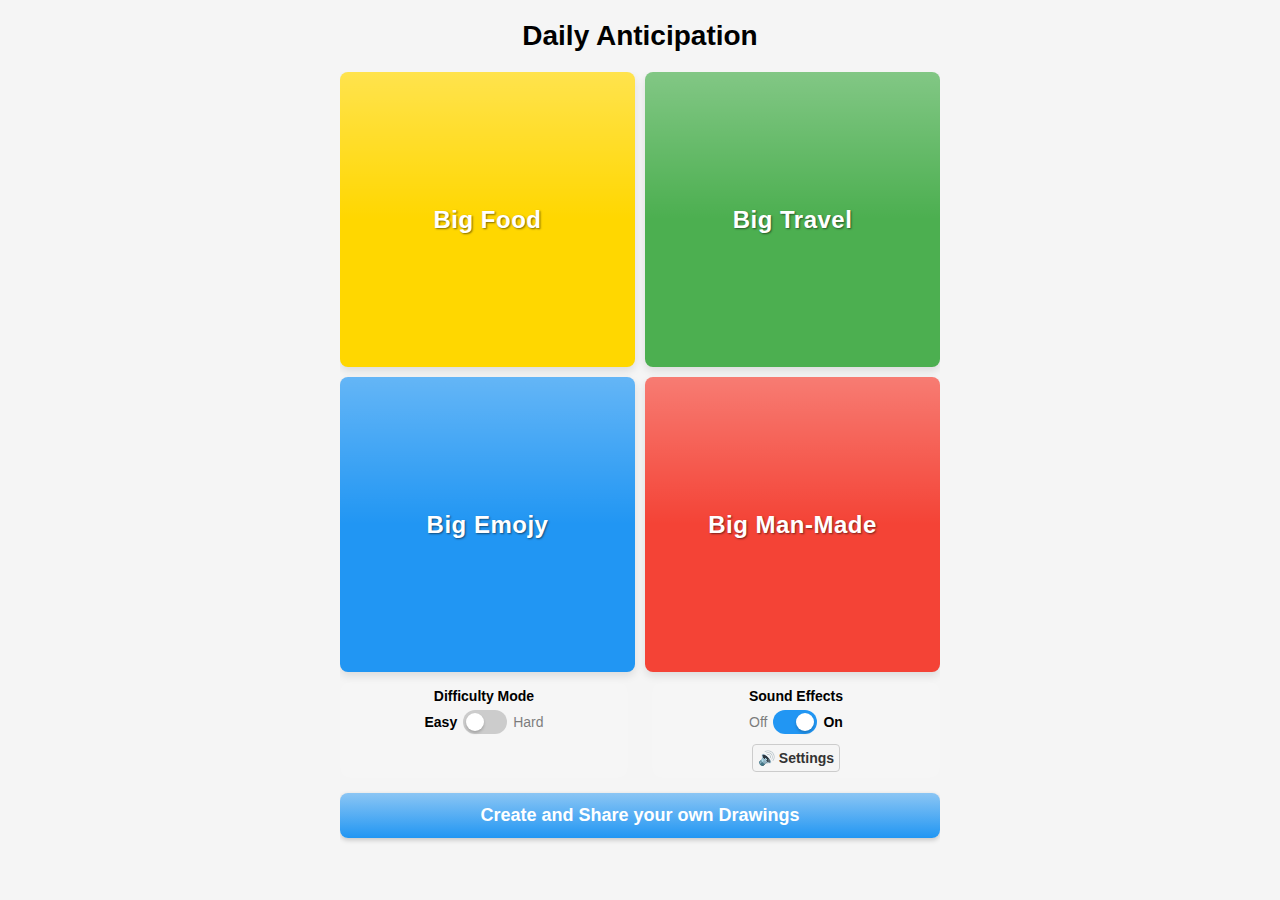
<file: index.html>
<!DOCTYPE html>
<html lang="en">
<head>
    <meta charset="UTF-8">
    <meta name="viewport" content="width=device-width, initial-scale=1.0, maximum-scale=1.0, user-scalable=no">
    <title>Daily Anticipation</title>
    <link rel="stylesheet" href="css/common.css">
    <link rel="stylesheet" href="css/game-core.css">
    <link rel="stylesheet" href="css/game-ui.css">
</head>
<body>
  <div class="rotation-overlay">
      <button class="close-rotation-message">✕</button>
      <svg class="rotation-icon" viewBox="0 0 100 100" xmlns="http://www.w3.org/2000/svg">
          <!-- Phone outline -->
          <rect x="35" y="10" width="30" height="50" rx="5" ry="5" stroke="#666" stroke-width="2" fill="white" />
          <!-- Screen -->
          <rect x="38" y="15" width="24" height="40" rx="2" ry="2" fill="#f0f0f0" />
          <!-- Home button -->
          <circle cx="50" cy="55" r="3" fill="#ccc" />
          <!-- Rotation arrow -->
          <path d="M75,35 A30,30 0 0,1 50,65" stroke="#666" stroke-width="3" fill="none" stroke-dasharray="5,3" />
          <polygon points="50,65 45,55 55,55" fill="#666" />
      </svg>
      <div class="rotation-message">Oh no! We can't fit everything on your screen.</div>
      <div class="rotation-instruction">Please rotate your device.</div>
  </div>
    <div class="app-content">
        <div class="game-container">
            <div class="game-title">Daily Anticipation</div>
            <div class="game-header" id="gameHeader" style="display: none;">
                <div class="category-display" id="categoryDisplay">Category: </div>
                <div class="timer-display" id="timerDisplay">00:00</div>
            </div>

            <div class="main-screen">
                <div class="color-grid">
                    <div class="color-square yellow" data-color="yellow" data-category=" ">
                        <h3> </h3>
                        <div class="result-overlay" id="yellow-result">
                            <p class="guess-count">Guesses: 0</p>
                            <p class="time-count">Time: 0s</p>
                        </div>
                    </div>
                    <div class="color-square green" data-color="green" data-category=" ">
                        <h3> </h3>
                        <div class="result-overlay" id="green-result">
                            <p class="guess-count">Guesses: 0</p>
                            <p class="time-count">Time: 0s</p>
                        </div>
                    </div>
                    <div class="color-square blue" data-color="blue" data-category=" ">
                        <h3> </h3>
                        <div class="result-overlay" id="blue-result">
                            <p class="guess-count">Guesses: 0</p>
                            <p class="time-count">Time: 0s</p>
                        </div>
                    </div>
                    <div class="color-square red" data-color="red" data-category=" ">
                        <h3> </h3>
                        <div class="result-overlay" id="red-result">
                            <p class="guess-count">Guesses: 0</p>
                            <p class="time-count">Time: 0s</p>
                        </div>
                    </div>
                </div>

                <div class="controls-container">
                    <div class="difficulty-container">
                        <h3 class="difficulty-title">Difficulty Mode</h3>
                        <div class="slider-container">
                            <span class="difficulty-label" id="easyLabel">Easy</span>
                            <label class="toggle-switch">
                                <input type="checkbox" id="difficultyToggle">
                                <span class="slider"></span>
                            </label>
                            <span class="difficulty-label" id="hardLabel">Hard</span>
                        </div>
                    </div>

                    <div class="audio-container">
                        <h3 class="audio-title">Sound Effects</h3>
                        <div class="slider-container">
                            <span class="difficulty-label" id="offLabel">Off</span>
                            <label class="toggle-switch">
                                <input type="checkbox" id="audioToggle">
                                <span class="slider"></span>
                            </label>
                            <span class="difficulty-label" id="onLabel">On</span>
                        </div>
                    </div>
                </div>

                <a href="builder.html" class="builder-button">Create and Share your own Drawings</a>

                <button class="share-button" id="shareButton">Share Results</button>
            </div>

            <div class="game-screen">
                <div class="canvas-container">
                    <canvas id="gameCanvas"></canvas>
                </div>

                <div class="game-controls">
                    <button id="beginButton">
                        <div id="buttonTimer"></div>
                        <span>Begin</span>
                    </button>
                    <input type="text" id="guessInput" placeholder="Type your guess here...">
                </div>
                <button class="back-button" id="backButton">← Back</button>
                <div class="wrong-message" id="wrongMessage">WRONG!</div>
            </div>
        </div>
    </div>

    <!-- Load non-module scripts -->
    <script src="js/common.js"></script>

    <!-- Load ES modules -->
    <script type="module" src="js/modules/state.js"></script>
    <script type="module" src="js/modules/renderer.js"></script>
    <script type="module" src="js/modules/input.js"></script>
    <script type="module" src="js/modules/animation.js"></script>
    <script type="module" src="js/modules/ui.js"></script>
    <script type="module" src="js/modules/wordHandler.js"></script>
    <script type="module" src="js/modules/audio.js"></script>
    <script type="module" src="js/modules/gameLogic.js"></script>
    <script type="module" src="js/menu.js"></script>
    <script type="module" src="js/game.js"></script>
    <script type="module" src="js/init.js"></script>
    <script>
        // Set a CSS class on the body based on orientation
        function updateOrientationClass() {
            if (window.innerWidth > window.innerHeight) {
                document.body.classList.add('landscape');
                document.body.classList.remove('portrait');
            } else {
                document.body.classList.add('portrait');
                document.body.classList.remove('landscape');
            }
        }

        // Add listener for orientation change
        window.addEventListener('orientationchange', function() {
            setTimeout(updateOrientationClass, 100);
        });

        // Add listener for resize (which happens on orientation change)
        window.addEventListener('resize', updateOrientationClass);

        // Set initial orientation class
        updateOrientationClass();
    </script>
</body>
</html>
</file>
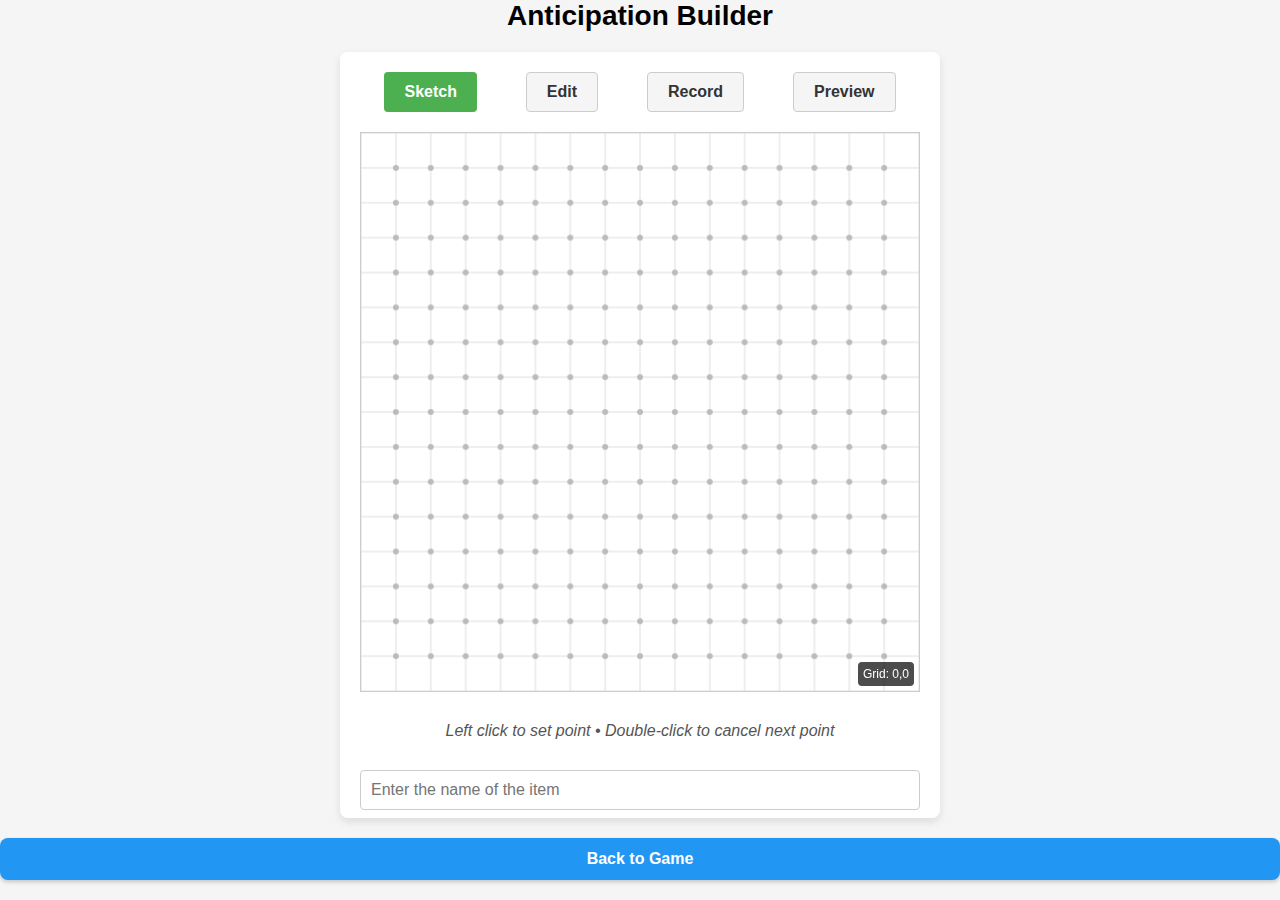
<file: anticipation-builder.html>
<!DOCTYPE html>
<html lang="en">
<head>
    <meta charset="UTF-8">
    <meta name="viewport" content="width=device-width, initial-scale=1.0">
    <title>Anticipation Builder</title>
    <link rel="stylesheet" href="css/common.css">
    <link rel="stylesheet" href="css/builder.css">
</head>
<body>
    <div class="builder-title">Anticipation Builder</div>

    <div class="builder-container">
        <div class="mode-controls">
            <button id="sketchBtn" class="primary-btn">Sketch</button>
            <button id="editBtn" class="tertiary-btn">Edit</button>
            <button id="recordBtn" class="tertiary-btn">Record</button>
            <button id="previewBtn" class="tertiary-btn">Preview</button>
        </div>

        <div class="grid-container">
            <canvas id="gridCanvas" class="grid-canvas"></canvas>
            <div class="recording-indicator">RECORDING</div>
            <div class="position-display" id="positionDisplay">Grid: 0,0</div>
            <div class="touch-indicator" id="touchIndicator"></div>
        </div>

        <!-- Touch Controls -->
        <div class="touch-controls">
            <button id="setPointBtn" class="touch-btn">Set Point</button>
            <button id="cancelPointBtn" class="touch-btn">Cancel Point</button>
        </div>

        <div class="form-row">
            <input type="text" id="itemName" placeholder="Enter the name of the item" maxlength="30">
        </div>

        <div class="form-row">
            <input type="text" id="categoryName" placeholder="Enter a category name" maxlength="20">
        </div>

        <div class="button-row">
            <button id="exportBtn" class="primary-btn">Export Drawing Data</button>
            <div style="display: flex; gap: 10px;">
                <button id="submitBtn" class="tertiary-btn" disabled title="Feature coming soon">Submit for Review</button>
                <button id="shareBtn" class="tertiary-btn" disabled title="Feature coming soon">Share</button>
            </div>
        </div>

        <div class="share-code" id="shareCode">
            <input type="text" id="shareLink" readonly>
            <button class="tertiary-btn" id="copyBtn">Copy</button>
        </div>
    </div>

    <div class="button-row" style="margin-top: 20px;">
        <a href="index.html" class="back-to-game-btn">Back to Game</a>
    </div>
    
    <!-- Preview Modal -->
    <div class="overlay" id="previewOverlay">
        <div class="modal">
            <div class="modal-title">Preview Animation</div>
            <canvas id="previewCanvas" width="400" height="400"></canvas>
            <div class="modal-buttons">
                <button class="tertiary-btn" id="closePreviewBtn">Close</button>
            </div>
        </div>
    </div>

    <div class="overlay" id="exportOverlay">
        <div class="modal">
            <div class="modal-title">Export Drawing Data</div>
            <p>Your drawing has been exported as a JSON file. You can also copy the data below:</p>
            <textarea id="exportData" readonly></textarea>
            <div class="modal-buttons">
                <button class="tertiary-btn" id="copyExportBtn">Copy to Clipboard</button>
                <button class="tertiary-btn" id="closeExportBtn">Close</button>
            </div>
        </div>
    </div>

    <script src="js/common.js"></script>
    <script src="js/builder.js" type="module"></script>
</body>
</html>
</file>
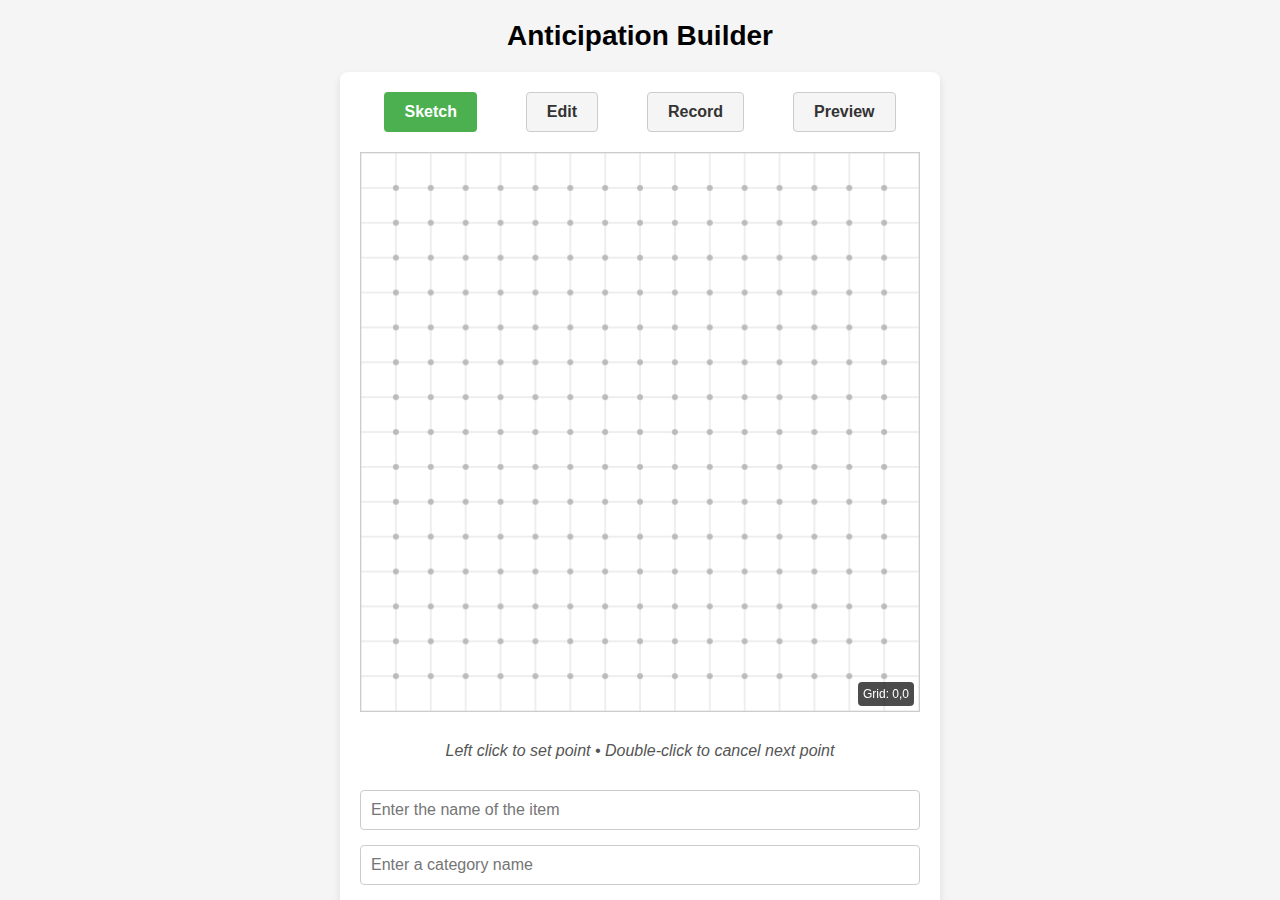
<file: builder.html>
<!DOCTYPE html>
<html lang="en">
<head>
    <meta charset="UTF-8">
    <meta name="viewport" content="width=device-width, initial-scale=1.0, maximum-scale=1.0, user-scalable=no">
    <title>Anticipation Builder</title>
    <link rel="stylesheet" href="css/common.css">
    <link rel="stylesheet" href="css/builder.css">
</head>
<body>
  <script>
      // Set a CSS class on the body based on orientation
      function updateOrientationClass() {
          if (window.innerWidth > window.innerHeight) {
              document.body.classList.add('landscape');
              document.body.classList.remove('portrait');
          } else {
              document.body.classList.add('portrait');
              document.body.classList.remove('landscape');
          }
      }

      // Add listener for orientation change
      window.addEventListener('orientationchange', function() {
          setTimeout(updateOrientationClass, 100);
      });

      // Add listener for resize (which happens on orientation change)
      window.addEventListener('resize', updateOrientationClass);

      // Set initial orientation class
      updateOrientationClass();
  </script>
    <div class="app-content">
        <div class="builder-title">Anticipation Builder</div>

        <div class="builder-container">
            <div class="mode-controls">
                <button id="sketchBtn" class="primary-btn">Sketch</button>
                <button id="editBtn" class="tertiary-btn">Edit</button>
                <button id="recordBtn" class="tertiary-btn">Record</button>
                <button id="previewBtn" class="tertiary-btn">Preview</button>
            </div>

            <div class="grid-container">
                <canvas id="gridCanvas" class="grid-canvas"></canvas>
                <div class="recording-indicator">RECORDING</div>
                <div class="position-display" id="positionDisplay">Grid: 0,0</div>
                <div class="touch-indicator" id="touchIndicator"></div>
            </div>

            <!-- Touch Controls -->
            <div class="touch-controls">
                <button id="setPointBtn" class="touch-btn">Set Point</button>
                <button id="cancelPointBtn" class="touch-btn">Cancel Point</button>
            </div>

            <div class="form-row">
                <input type="text" id="itemName" placeholder="Enter the name of the item" maxlength="30">
            </div>

            <div class="form-row">
                <input type="text" id="categoryName" placeholder="Enter a category name" maxlength="20">
            </div>

            <div class="button-row">
                <button id="exportBtn" class="primary-btn">Export Drawing Data</button>
                <div style="display: flex; gap: 10px;">
                    <button id="submitBtn" class="tertiary-btn" disabled title="Feature coming soon">Submit for Review</button>
                    <button id="shareBtn" class="tertiary-btn" disabled title="Feature coming soon">Share</button>
                </div>
            </div>

            <div class="share-code" id="shareCode">
                <input type="text" id="shareLink" readonly>
                <button class="tertiary-btn" id="copyBtn">Copy</button>
            </div>

            <div class="button-row" style="margin-top: 20px;">
                <a href="index.html" class="back-to-game-btn">Back to Game</a>
            </div>
        </div>
    </div>

    <!-- Preview Modal -->
    <div class="overlay" id="previewOverlay">
        <div class="modal">
            <div class="modal-title">Preview Animation</div>
            <canvas id="previewCanvas" width="400" height="400"></canvas>
            <div class="modal-buttons">
                <button class="tertiary-btn" id="closePreviewBtn">Close</button>
            </div>
        </div>
    </div>

    <div class="overlay" id="exportOverlay">
        <div class="modal">
            <div class="modal-title">Export Drawing Data</div>
            <p>Your drawing has been exported as a JSON file. You can also copy the data below:</p>
            <textarea id="exportData" readonly></textarea>
            <div class="modal-buttons">
                <button class="tertiary-btn" id="copyExportBtn">Copy to Clipboard</button>
                <button class="tertiary-btn" id="closeExportBtn">Close</button>
            </div>
        </div>
    </div>

    <script src="js/common.js"></script>
    <script src="js/builder.js" type="module"></script>
    <script>
        // Set a CSS class on the body based on orientation
        function updateOrientationClass() {
            if (window.innerWidth > window.innerHeight) {
                document.body.classList.add('landscape');
                document.body.classList.remove('portrait');
            } else {
                document.body.classList.add('portrait');
                document.body.classList.remove('landscape');
            }
        }

        // Add listener for orientation change
        window.addEventListener('orientationchange', function() {
            setTimeout(updateOrientationClass, 100);
        });

        // Add listener for resize (which happens on orientation change)
        window.addEventListener('resize', updateOrientationClass);

        // Set initial orientation class
        updateOrientationClass();
    </script>
</body>
</html>
</file>
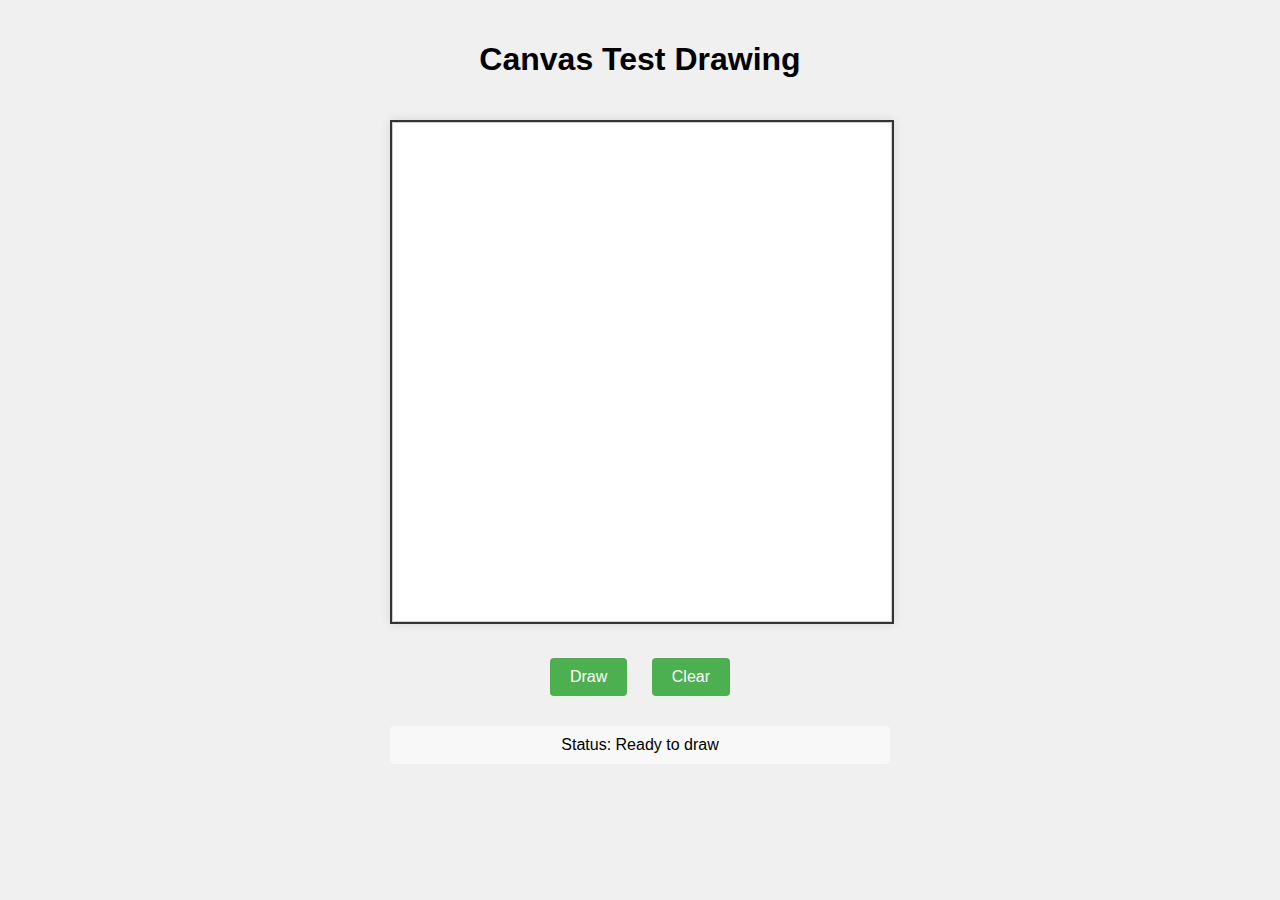
<file: testdraw.html>
<!DOCTYPE html>
<html lang="en">
<head>
    <meta charset="UTF-8">
    <meta name="viewport" content="width=device-width, initial-scale=1.0">
    <title>Canvas Test Drawing</title>
    <style>
        body {
            margin: 0;
            padding: 20px;
            font-family: Arial, sans-serif;
            background-color: #f0f0f0;
        }
        .container {
            max-width: 500px;
            margin: 0 auto;
            text-align: center;
        }
        #drawingCanvas {
            width: 100%;
            aspect-ratio: 1/1;
            background-color: white;
            border: 2px solid #333;
            box-shadow: 0 0 10px rgba(0,0,0,0.1);
            margin: 20px 0;
            transform: translateZ(0); /* Force hardware acceleration */
        }
        button {
            padding: 10px 20px;
            font-size: 16px;
            background-color: #4CAF50;
            color: white;
            border: none;
            border-radius: 4px;
            cursor: pointer;
            margin: 10px;
        }
        #status {
            margin: 20px 0;
            padding: 10px;
            background-color: #f8f8f8;
            border-radius: 4px;
        }
    </style>
</head>
<body>
    <div class="container">
        <h1>Canvas Test Drawing</h1>
        <canvas id="drawingCanvas"></canvas>
        <div>
            <button id="drawButton">Draw</button>
            <button id="clearButton">Clear</button>
        </div>
        <div id="status">Status: Ready</div>
    </div>

    <script>
        // Simple logging function that updates the status div
        function log(message) {
            console.log(message);
            document.getElementById('status').textContent = "Status: " + message;
        }

        // Wait for DOM to be fully loaded
        document.addEventListener('DOMContentLoaded', function() {
            const canvas = document.getElementById('drawingCanvas');
            const ctx = canvas.getContext('2d');
            const drawButton = document.getElementById('drawButton');
            const clearButton = document.getElementById('clearButton');

            let drawingData = null;

            // Initialize canvas with the correct dimensions
            function initCanvas() {
                log("Initializing canvas...");
                // Set the canvas dimensions based on its display size
                canvas.width = canvas.offsetWidth;
                canvas.height = canvas.offsetHeight;

                // Draw a border to confirm the canvas is working
                ctx.strokeStyle = '#ccc';
                ctx.lineWidth = 2;
                ctx.strokeRect(0, 0, canvas.width, canvas.height);

                log("Canvas initialized: " + canvas.width + "x" + canvas.height);
            }

            // Load the JSON data
            async function loadData() {
                log("Loading JSON data...");
                const response = await fetch('items/yellow.json');
                drawingData = await response.json();
                log("JSON data loaded successfully");
            }

            // Draw dots from the data
            function drawDots() {
                log("Drawing dots...");
                const dotRadius = 5;
                ctx.fillStyle = '#333';

                drawingData.dots.forEach((dot, index) => {
                    // Scale dot positions to fit canvas size
                    const x = (dot.x / 400) * canvas.width;
                    const y = (dot.y / 400) * canvas.height;

                    ctx.beginPath();
                    ctx.arc(x, y, dotRadius, 0, Math.PI * 2);
                    ctx.fill();

                    // Draw dot index for debugging
                    ctx.fillStyle = '#fff';
                    ctx.textAlign = 'center';
                    ctx.textBaseline = 'middle';
                    ctx.font = '8px Arial';
                    ctx.fillText(index.toString(), x, y);
                    ctx.fillStyle = '#333';
                });
            }

            // Animate drawing of lines
            function animateDrawing() {
                log("Animating drawing...");

                // Clear the canvas
                ctx.clearRect(0, 0, canvas.width, canvas.height);
                ctx.fillStyle = '#ffffff';
                ctx.fillRect(0, 0, canvas.width, canvas.height);

                // Draw a visible border
                ctx.strokeStyle = '#ccc';
                ctx.lineWidth = 1;
                ctx.strokeRect(0, 0, canvas.width, canvas.height);

                // Draw all dots first
                drawDots();

                // Setup for animation
                let currentLine = 0;
                const totalLines = drawingData.sequence.length;
                const timePerLine = 300; // milliseconds per line

                // Draw each line with a delay
                function drawNextLine() {
                    if (currentLine >= totalLines) {
                        log("Animation complete");
                        return;
                    }

                    const line = drawingData.sequence[currentLine];
                    const from = drawingData.dots[line.from];
                    const to = drawingData.dots[line.to];

                    // Scale line positions to fit canvas size
                    const fromX = (from.x / 400) * canvas.width;
                    const fromY = (from.y / 400) * canvas.height;
                    const toX = (to.x / 400) * canvas.width;
                    const toY = (to.y / 400) * canvas.height;

                    ctx.strokeStyle = '#000';
                    ctx.lineWidth = 3;
                    ctx.beginPath();
                    ctx.moveTo(fromX, fromY);
                    ctx.lineTo(toX, toY);
                    ctx.stroke();

                    currentLine++;
                    log(`Drawing line ${currentLine} of ${totalLines}`);

                    // Continue animation
                    setTimeout(drawNextLine, timePerLine);
                }

                // Start the animation
                drawNextLine();
            }

            // Button click handlers
            drawButton.addEventListener('click', animateDrawing);
            clearButton.addEventListener('click', function() {
                ctx.clearRect(0, 0, canvas.width, canvas.height);
                ctx.fillStyle = '#ffffff';
                ctx.fillRect(0, 0, canvas.width, canvas.width);
                log("Canvas cleared");
            });

            // Initialize and load data
            initCanvas();
            loadData().then(() => {
                log("Ready to draw");
            });

            // Listen for window resize and reinitialize canvas
            window.addEventListener('resize', function() {
                initCanvas();
            });

            // Force a repaint on visibility change
            document.addEventListener('visibilitychange', function() {
                if (!document.hidden) {
                    log("Page visible again, refreshing canvas");
                    setTimeout(function() {
                        initCanvas();
                    }, 100);
                }
            });

            // Add touch handler for mobile devices
            canvas.addEventListener('touchstart', function(e) {
                e.preventDefault(); // Prevent scrolling
                log("Canvas touched");
            }, { passive: false });
        });
    </script>
</body>
</html>
</file>
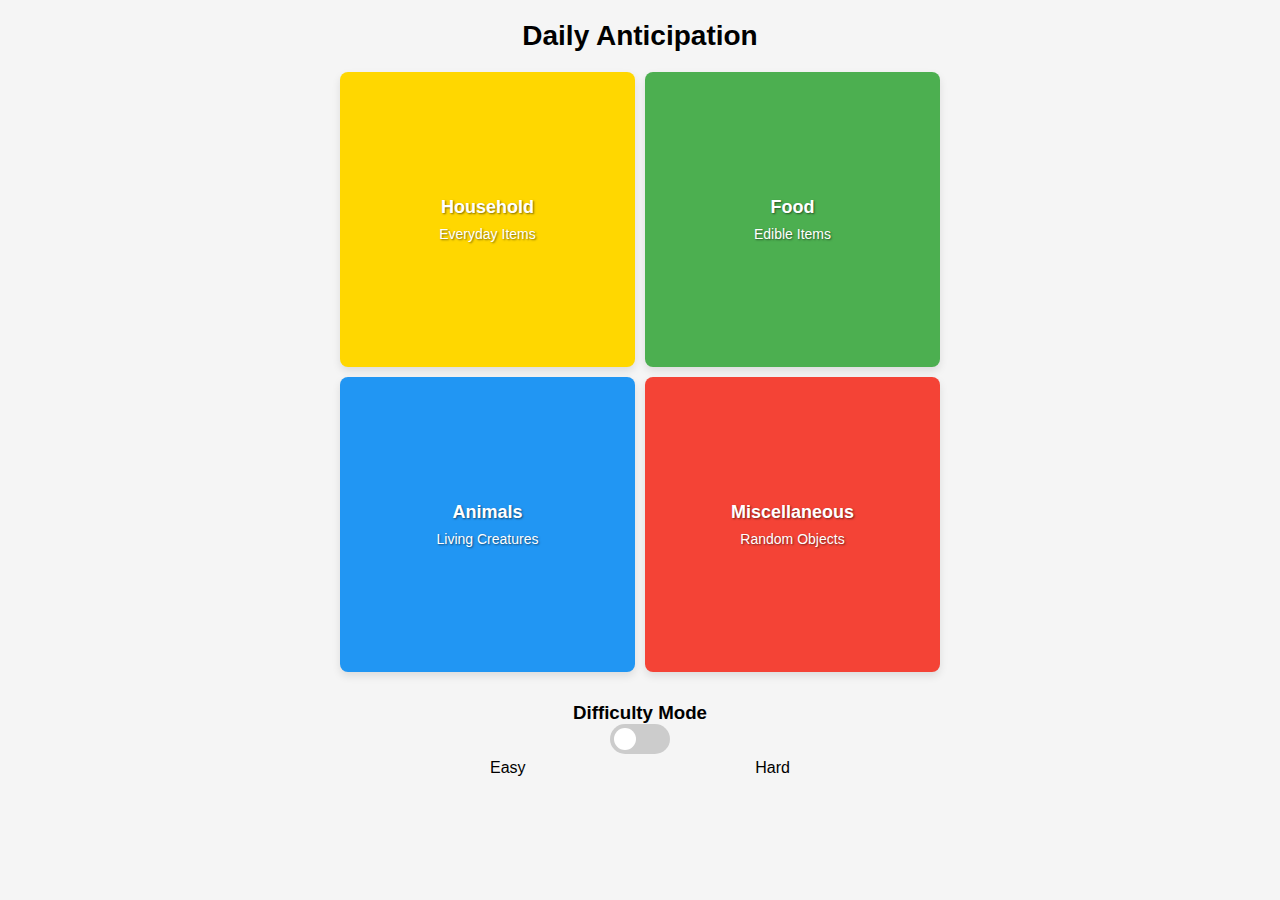
<file: _old/anticipation-game.html>
<!DOCTYPE html>
<html lang="en">
<head>
    <meta charset="UTF-8">
    <meta name="viewport" content="width=device-width, initial-scale=1.0">
    <title>Daily Anticipation</title>
    <style>
        :root {
            --yellow-color: #FFD700;
            --green-color: #4CAF50;
            --blue-color: #2196F3;
            --red-color: #F44336;
        }
        
        * {
            margin: 0;
            padding: 0;
            box-sizing: border-box;
            font-family: 'Arial', sans-serif;
        }
        
        body {
            background-color: #f5f5f5;
            display: flex;
            flex-direction: column;
            min-height: 100vh;
            padding: 20px;
        }
        
        .game-title {
            text-align: center;
            margin-bottom: 20px;
            font-size: 28px;
            font-weight: bold;
        }
        
        .game-container {
            max-width: 600px;
            margin: 0 auto;
            width: 100%;
        }
        
        .main-screen {
            display: flex;
            flex-direction: column;
            gap: 20px;
            width: 100%;
        }
        
        .color-grid {
            display: grid;
            grid-template-columns: 1fr 1fr;
            grid-template-rows: 1fr 1fr;
            gap: 10px;
            aspect-ratio: 1/1;
            width: 100%;
        }
        
        .color-square {
            border-radius: 8px;
            display: flex;
            flex-direction: column;
            justify-content: center;
            align-items: center;
            cursor: pointer;
            padding: 15px;
            box-shadow: 0 4px 8px rgba(0, 0, 0, 0.1);
            transition: transform 0.2s;
            position: relative;
        }
        
        .color-square:hover {
            transform: scale(1.02);
        }
        
        .color-square h3 {
            color: white;
            text-shadow: 1px 1px 2px rgba(0, 0, 0, 0.5);
            font-size: 18px;
            margin-bottom: 8px;
        }
        
        .color-square p {
            color: white;
            text-shadow: 1px 1px 2px rgba(0, 0, 0, 0.5);
            font-size: 14px;
        }
        
        .yellow {
            background-color: var(--yellow-color);
        }
        
        .green {
            background-color: var(--green-color);
        }
        
        .blue {
            background-color: var(--blue-color);
        }
        
        .red {
            background-color: var(--red-color);
        }
        
        .result-overlay {
            position: absolute;
            top: 0;
            left: 0;
            right: 0;
            bottom: 0;
            background-color: rgba(0, 0, 0, 0.7);
            border-radius: 8px;
            display: flex;
            flex-direction: column;
            justify-content: center;
            align-items: center;
            opacity: 0;
            pointer-events: none;
            transition: opacity 0.3s;
        }
        
        .result-overlay.visible {
            opacity: 1;
        }
        
        .result-overlay p {
            color: white;
            font-size: 16px;
            margin: 5px 0;
        }
        
        .difficulty-container {
            display: flex;
            flex-direction: column;
            align-items: center;
            margin: 10px 0;
        }
        
        .difficulty-slider {
            width: 100%;
            max-width: 300px;
            margin: 10px 0;
            display: flex;
            justify-content: space-between;
            align-items: center;
        }
        
        .slider-container {
            width: 100%;
            max-width: 300px;
            display: flex;
            flex-direction: column;
            align-items: center;
        }
        
        .slider-labels {
            display: flex;
            justify-content: space-between;
            width: 100%;
            margin-top: 5px;
        }
        
        .toggle-switch {
            position: relative;
            display: inline-block;
            width: 60px;
            height: 30px;
        }
        
        .toggle-switch input {
            opacity: 0;
            width: 0;
            height: 0;
        }
        
        .slider {
            position: absolute;
            cursor: pointer;
            top: 0;
            left: 0;
            right: 0;
            bottom: 0;
            background-color: #ccc;
            transition: .4s;
            border-radius: 34px;
        }
        
        .slider:before {
            position: absolute;
            content: "";
            height: 22px;
            width: 22px;
            left: 4px;
            bottom: 4px;
            background-color: white;
            transition: .4s;
            border-radius: 50%;
        }
        
        input:checked + .slider {
            background-color: #2196F3;
        }
        
        input:checked + .slider:before {
            transform: translateX(30px);
        }
        
        .game-screen {
            display: none;
            flex-direction: column;
            align-items: center;
            width: 100%;
            height: 100%;
        }
        
        .canvas-container {
            width: 100%;
            aspect-ratio: 1/1;
            margin: 20px 0;
            position: relative;
        }
        
        #gameCanvas {
            width: 100%;
            height: 100%;
            border: 2px solid #333;
            border-radius: 8px;
            background-color: white;
        }
        
        .timer-container {
            width: 100%;
            height: 30px;
            background-color: #eee;
            border-radius: 15px;
            overflow: hidden;
            margin-bottom: 10px;
        }
        
        .timer-bar {
            height: 100%;
            width: 100%;
            background-color: #4CAF50;
            transition: width 0.1s linear;
        }
        
        .input-container {
            width: 100%;
            display: flex;
            margin: 10px 0;
        }
        
        #guessInput {
            flex-grow: 1;
            padding: 10px 15px;
            font-size: 16px;
            border: 2px solid #ddd;
            border-radius: 8px 0 0 8px;
            outline: none;
        }
        
        #guessButton {
            padding: 10px 20px;
            background-color: #4CAF50;
            color: white;
            border: none;
            border-radius: 0 8px 8px 0;
            cursor: pointer;
            font-size: 16px;
            font-weight: bold;
        }
        
        .wrong-message {
            color: #F44336;
            font-size: 18px;
            font-weight: bold;
            text-align: center;
            margin: 10px 0;
            opacity: 0;
            transition: opacity 0.3s;
        }
        
        .wrong-message.visible {
            opacity: 1;
        }
        
        .back-button {
            align-self: flex-start;
            padding: 8px 15px;
            background-color: #333;
            color: white;
            border: none;
            border-radius: 4px;
            cursor: pointer;
            margin-bottom: 10px;
        }
        
        .share-button {
            padding: 12px 25px;
            background-color: #4267B2;
            color: white;
            border: none;
            border-radius: 8px;
            cursor: pointer;
            font-size: 16px;
            font-weight: bold;
            margin-top: 20px;
            display: none;
        }
        
        @media (max-width: 480px) {
            .game-title {
                font-size: 24px;
            }
            
            .color-square h3 {
                font-size: 16px;
            }
            
            .color-square p {
                font-size: 12px;
            }
        }
    </style>
</head>
<body>
    <div class="game-title">Daily Anticipation</div>
    
    <div class="game-container">
        <div class="main-screen">
            <div class="color-grid">
                <div class="color-square yellow" data-color="yellow" data-category="Household">
                    <h3>Household</h3>
                    <p>Everyday Items</p>
                    <div class="result-overlay" id="yellow-result">
                        <p class="guess-count">Guesses: 0</p>
                        <p class="time-count">Time: 0s</p>
                    </div>
                </div>
                <div class="color-square green" data-color="green" data-category="Food">
                    <h3>Food</h3>
                    <p>Edible Items</p>
                    <div class="result-overlay" id="green-result">
                        <p class="guess-count">Guesses: 0</p>
                        <p class="time-count">Time: 0s</p>
                    </div>
                </div>
                <div class="color-square blue" data-color="blue" data-category="Animals">
                    <h3>Animals</h3>
                    <p>Living Creatures</p>
                    <div class="result-overlay" id="blue-result">
                        <p class="guess-count">Guesses: 0</p>
                        <p class="time-count">Time: 0s</p>
                    </div>
                </div>
                <div class="color-square red" data-color="red" data-category="Misc">
                    <h3>Miscellaneous</h3>
                    <p>Random Objects</p>
                    <div class="result-overlay" id="red-result">
                        <p class="guess-count">Guesses: 0</p>
                        <p class="time-count">Time: 0s</p>
                    </div>
                </div>
            </div>
            
            <div class="difficulty-container">
                <h3>Difficulty Mode</h3>
                <div class="slider-container">
                    <div class="toggle-switch">
                        <input type="checkbox" id="difficultyToggle">
                        <span class="slider"></span>
                    </div>
                    <div class="slider-labels">
                        <span>Easy</span>
                        <span>Hard</span>
                    </div>
                </div>
            </div>
            
            <button class="share-button" id="shareButton">Share Results</button>
        </div>
        
        <div class="game-screen">
            <button class="back-button" id="backButton">← Back</button>
            
            <div class="timer-container">
                <div class="timer-bar" id="timerBar"></div>
            </div>
            
            <div class="canvas-container">
                <canvas id="gameCanvas"></canvas>
            </div>
            
            <div class="wrong-message" id="wrongMessage">WRONG!</div>
            
            <div class="input-container">
                <input type="text" id="guessInput" placeholder="Type your guess here...">
                <button id="guessButton">Guess</button>
            </div>
        </div>
    </div>
    
    <script>
        // Game state and variables
        const state = {
            difficulty: 'easy',
            currentColor: null,
            currentCategory: null,
            completedCategories: 0,
            puzzles: {
                yellow: { completed: false, guesses: 0, time: 0 },
                green: { completed: false, guesses: 0, time: 0 },
                blue: { completed: false, guesses: 0, time: 0 },
                red: { completed: false, guesses: 0, time: 0 }
            },
            drawingData: null,
            drawingProgress: 0,
            countdownTimer: null,
            guessTimer: null,
            countdownTime: 10, // in seconds
            guessTime: 20, // in seconds
            guessCount: 0,
            gameStarted: false,
            timerActive: false,
            elapsedTime: 0
        };
        
        // Drawing data for each category (would normally be fetched from server)
        const gameData = {
            yellow: {
                answer: "VACUUM CLEANER",
                dots: [
                    {x: 150, y: 200},
                    {x: 250, y: 200},
                    {x: 250, y: 150},
                    {x: 150, y: 150},
                    {x: 100, y: 250},
                    {x: 200, y: 250},
                    {x: 300, y: 100}
                ],
                lines: [
                    {from: 0, to: 1},
                    {from: 1, to: 2},
                    {from: 2, to: 3},
                    {from: 3, to: 0},
                    {from: 3, to: 4},
                    {from: 4, to: 5},
                    {from: 5, to: 6}
                ]
            },
            green: {
                answer: "BANANA SPLIT",
                dots: [
                    {x: 100, y: 150},
                    {x: 150, y: 200},
                    {x: 200, y: 150},
                    {x: 250, y: 200},
                    {x: 300, y: 150},
                    {x: 150, y: 250},
                    {x: 250, y: 250}
                ],
                lines: [
                    {from: 0, to: 1},
                    {from: 1, to: 2},
                    {from: 2, to: 3},
                    {from: 3, to: 4},
                    {from: 5, to: 6}
                ]
            },
            blue: {
                answer: "OCTOPUS",
                dots: [
                    {x: 200, y: 100},
                    {x: 150, y: 150},
                    {x: 250, y: 150},
                    {x: 200, y: 200},
                    {x: 100, y: 250},
                    {x: 150, y: 250},
                    {x: 200, y: 250},
                    {x: 250, y: 250},
                    {x: 300, y: 250}
                ],
                lines: [
                    {from: 0, to: 1},
                    {from: 0, to: 2},
                    {from: 1, to: 3},
                    {from: 2, to: 3},
                    {from: 3, to: 4},
                    {from: 3, to: 5},
                    {from: 3, to: 6},
                    {from: 3, to: 7},
                    {from: 3, to: 8}
                ]
            },
            red: {
                answer: "MAGIC WAND",
                dots: [
                    {x: 100, y: 250},
                    {x: 200, y: 150},
                    {x: 300, y: 150},
                    {x: 250, y: 100},
                    {x: 300, y: 50}
                ],
                lines: [
                    {from: 0, to: 1},
                    {from: 1, to: 2},
                    {from: 2, to: 3},
                    {from: 3, to: 4}
                ]
            }
        };
        
        // DOM elements
        const mainScreen = document.querySelector('.main-screen');
        const gameScreen = document.querySelector('.game-screen');
        const colorSquares = document.querySelectorAll('.color-square');
        const difficultyToggle = document.getElementById('difficultyToggle');
        const backButton = document.getElementById('backButton');
        const canvas = document.getElementById('gameCanvas');
        const timerBar = document.getElementById('timerBar');
        const guessInput = document.getElementById('guessInput');
        const guessButton = document.getElementById('guessButton');
        const wrongMessage = document.getElementById('wrongMessage');
        const shareButton = document.getElementById('shareButton');
        
        // Set up canvas
        const ctx = canvas.getContext('2d');
        function resizeCanvas() {
            const container = canvas.parentElement;
            canvas.width = container.offsetWidth;
            canvas.height = container.offsetHeight;
        }
        
        window.addEventListener('resize', resizeCanvas);
        resizeCanvas();
        
        // Event Listeners
        difficultyToggle.addEventListener('change', () => {
            state.difficulty = difficultyToggle.checked ? 'hard' : 'easy';
        });
        
        colorSquares.forEach(square => {
            square.addEventListener('click', () => {
                const color = square.dataset.color;
                const category = square.dataset.category;
                
                // Don't allow replaying completed puzzles
                if (state.puzzles[color].completed) return;
                
                startGame(color, category);
            });
        });
        
        backButton.addEventListener('click', () => {
            endGame(false);
        });
        
        guessButton.addEventListener('click', () => {
            if (!state.gameStarted) {
                startDrawing();
                return;
            }
            
            checkGuess();
        });
        
        guessInput.addEventListener('keyup', (e) => {
            if (e.key === 'Enter') {
                if (!state.gameStarted) {
                    startDrawing();
                    return;
                }
                
                checkGuess();
            }
        });
        
        shareButton.addEventListener('click', () => {
            shareResults();
        });
        
        // Game Functions
        function startGame(color, category) {
            state.currentColor = color;
            state.currentCategory = category;
            state.drawingData = gameData[color];
            state.drawingProgress = 0;
            state.guessCount = 0;
            state.gameStarted = false;
            state.timerActive = false;
            state.elapsedTime = 0;
            
            // Switch to game screen
            mainScreen.style.display = 'none';
            gameScreen.style.display = 'flex';
            
            // Set background color
            document.body.style.backgroundColor = `var(--${color}-color)`;
            
            // Reset input and messages
            guessInput.value = '';
            wrongMessage.classList.remove('visible');
            guessButton.textContent = 'Start';
            
            // Clear canvas and draw initial state
            clearCanvas();
            
            if (state.difficulty === 'easy') {
                drawDots();
                drawWordSpaces();
            }
        }
        
        function startDrawing() {
            state.gameStarted = true;
            guessButton.textContent = 'Guess';
            
            // Start countdown timer
            state.countdownTime = 10;
            updateTimerBar(state.countdownTime, 10);
            
            state.countdownTimer = setInterval(() => {
                state.countdownTime--;
                updateTimerBar(state.countdownTime, 10);
                
                // Update drawing progress
                state.drawingProgress = Math.floor((10 - state.countdownTime) / 10 * state.drawingData.lines.length);
                clearCanvas();
                
                if (state.difficulty === 'easy') {
                    drawDots();
                    drawWordSpaces();
                }
                
                drawLines();
                
                if (state.countdownTime <= 0) {
                    clearInterval(state.countdownTimer);
                    startGuessTimer();
                }
            }, 1000);
        }
        
        function startGuessTimer() {
            state.guessTime = 20;
            state.timerActive = true;
            updateTimerBar(state.guessTime, 20);
            
            state.guessTimer = setInterval(() => {
                state.guessTime--;
                state.elapsedTime++;
                updateTimerBar(state.guessTime, 20);
                
                if (state.guessTime <= 0) {
                    clearInterval(state.guessTimer);
                    endGame(false);
                }
            }, 1000);
        }
        
        function checkGuess() {
            const guess = guessInput.value.trim().toUpperCase();
            state.guessCount++;
            
            if (guess === state.drawingData.answer) {
                // Correct guess
                endGame(true);
            } else {
                // Wrong guess
                wrongMessage.classList.add('visible');
                setTimeout(() => {
                    wrongMessage.classList.remove('visible');
                }, 1500);
            }
            
            guessInput.value = '';
        }
        
        function endGame(success) {
            // Clear timers
            clearInterval(state.countdownTimer);
            clearInterval(state.guessTimer);
            
            // Update puzzle state
            if (success) {
                state.puzzles[state.currentColor].completed = true;
                state.puzzles[state.currentColor].guesses = state.guessCount;
                state.puzzles[state.currentColor].time = state.elapsedTime;
                state.completedCategories++;
                
                // Update result overlay
                const resultOverlay = document.getElementById(`${state.currentColor}-result`);
                resultOverlay.querySelector('.guess-count').textContent = `Guesses: ${state.guessCount}`;
                resultOverlay.querySelector('.time-count').textContent = `Time: ${state.elapsedTime}s`;
                resultOverlay.classList.add('visible');
            }
            
            // Show share button if all categories completed
            if (state.completedCategories === 4) {
                shareButton.style.display = 'block';
            }
            
            // Reset UI
            mainScreen.style.display = 'flex';
            gameScreen.style.display = 'none';
            document.body.style.backgroundColor = '#f5f5f5';
        }
        
        function shareResults() {
            let shareText = "Daily Anticipation Results:\n";
            
            for (const color of ['yellow', 'green', 'blue', 'red']) {
                const puzzle = state.puzzles[color];
                const category = document.querySelector(`.color-square[data-color="${color}"]`).dataset.category;
                
                if (puzzle.completed) {
                    shareText += `${category}: ✓ (${puzzle.guesses} guesses, ${puzzle.time}s)\n`;
                } else {
                    shareText += `${category}: ✗\n`;
                }
            }
            
            // Try to use the Share API if available
            if (navigator.share) {
                navigator.share({
                    title: 'Daily Anticipation Results',
                    text: shareText
                }).catch(err => {
                    console.error('Error sharing:', err);
                    fallbackShare(shareText);
                });
            } else {
                fallbackShare(shareText);
            }
        }
        
        function fallbackShare(text) {
            // Copy to clipboard
            const textarea = document.createElement('textarea');
            textarea.value = text;
            document.body.appendChild(textarea);
            textarea.select();
            document.execCommand('copy');
            document.body.removeChild(textarea);
            
            alert('Results copied to clipboard!');
        }
        
        // Drawing Functions
        function clearCanvas() {
            ctx.clearRect(0, 0, canvas.width, canvas.height);
        }
        
        function drawDots() {
            const data = state.drawingData;
            const dotRadius = 5;
            
            ctx.fillStyle = '#333';
            data.dots.forEach(dot => {
                ctx.beginPath();
                ctx.arc(dot.x, dot.y, dotRadius, 0, Math.PI * 2);
                ctx.fill();
            });
        }
        
        function drawLines() {
            const data = state.drawingData;
            
            ctx.strokeStyle = '#000';
            ctx.lineWidth = 3;
            
            for (let i = 0; i < state.drawingProgress; i++) {
                if (i < data.lines.length) {
                    const line = data.lines[i];
                    const from = data.dots[line.from];
                    const to = data.dots[line.to];
                    
                    ctx.beginPath();
                    ctx.moveTo(from.x, from.y);
                    ctx.lineTo(to.x, to.y);
                    ctx.stroke();
                }
            }
        }
        
        function drawWordSpaces() {
            const answer = state.drawingData.answer;
            const canvasWidth = canvas.width;
            const charWidth = canvasWidth / (answer.length + 2);
            const startX = (canvasWidth - (charWidth * answer.length)) / 2;
            const y = canvas.height - 30;
            
            ctx.fillStyle = '#333';
            ctx.strokeStyle = '#333';
            ctx.lineWidth = 2;
            
            for (let i = 0; i < answer.length; i++) {
                const x = startX + (i * charWidth);
                
                if (answer[i] !== ' ') {
                    ctx.beginPath();
                    ctx.moveTo(x, y);
                    ctx.lineTo(x + charWidth - 5, y);
                    ctx.stroke();
                }
            }
        }
        
        function updateTimerBar(current, total) {
            const percentage = (current / total) * 100;
            timerBar.style.width = `${percentage}%`;
            
            // Change color based on time remaining
            if (percentage > 60) {
                timerBar.style.backgroundColor = '#4CAF50'; // Green
            } else if (percentage > 30) {
                timerBar.style.backgroundColor = '#FFC107'; // Yellow
            } else {
                timerBar.style.backgroundColor = '#F44336'; // Red
            }
        }
        
        // Initialize game
        clearCanvas();
    </script>
</body>
</html>
</file>
<file: css/common.css>
* {
    margin: 0;
    padding: 0;
    box-sizing: border-box;
    font-family: 'Arial', sans-serif;
}

html, body {
    overscroll-behavior: none; /* Prevents pull-to-refresh and bouncing effects */
    height: 100%;
    width: 100%;
}

body {
    background-color: #f5f5f5;
    display: flex;
    flex-direction: column;
    min-height: 100vh; /* Ensure body takes full viewport height */
}

button {
    padding: 10px 20px;
    border: none;
    border-radius: 4px;
    cursor: pointer;
    font-size: 16px;
    font-weight: bold;
    transition: background-color 0.2s;
}

.primary-btn {
    background-color: #4CAF50;
    color: white;
}

.primary-btn:hover {
    background-color: #45a049;
}

.secondary-btn {
    background-color: #f44336;
    color: white;
}

.secondary-btn:hover {
    background-color: #d32f2f;
}

.tertiary-btn {
    background-color: #f5f5f5;
    color: #333;
    border: 1px solid #ccc;
}

.tertiary-btn:hover {
    background-color: #e0e0e0;
}

.form-row {
    margin-bottom: 15px;
}

.form-row label {
    display: block;
    margin-bottom: 5px;
    font-weight: bold;
}

.form-row input, .form-row select {
    width: 100%;
    padding: 10px;
    border: 1px solid #ccc;
    border-radius: 4px;
    font-size: 16px;
}

.overlay {
    position: fixed;
    top: 0;
    left: 0;
    right: 0;
    bottom: 0;
    background-color: rgba(0, 0, 0, 0.5);
    display: flex;
    justify-content: center;
    align-items: center;
    z-index: 1000;
    display: none;
}

.modal {
    background-color: white;
    border-radius: 8px;
    padding: 20px;
    max-width: 500px;
    width: 90%;
    box-shadow: 0 4px 8px rgba(0, 0, 0, 0.2);
}

.modal-title {
    font-size: 20px;
    margin-bottom: 15px;
}

.modal-buttons {
    display: flex;
    justify-content: flex-end;
    margin-top: 20px;
}

.modal-buttons button {
    margin-left: 10px;
}

.app-content {
    overflow-y: auto;
    -webkit-overflow-scrolling: touch;
    padding: 20px;
    flex-grow: 1; /* Allow app-content to fill remaining space */
    width: 100%; /* Ensure it takes full width */
}

@media (max-width: 480px) {
    button {
        padding: 8px 15px;
        font-size: 14px;
    }

    .app-content {
        padding: 10px;
    }
}

/* Rotation message overlay */
.rotation-overlay {
    display: none;
    position: fixed;
    top: 0;
    left: 0;
    width: 100%;
    height: 100%;
    background-color: white;
    z-index: 10000;
    flex-direction: column;
    justify-content: center;
    align-items: center;
    text-align: center;
    padding: 20px;
}

.rotation-icon {
    width: 120px;
    height: 120px;
    margin-bottom: 30px;
    animation: rotate-animation 2s infinite ease-in-out;
}

.rotation-message {
    font-size: 24px;
    font-weight: bold;
    margin-bottom: 10px;
}

.rotation-instruction {
    font-size: 28px;
    font-weight: bold;
}

@keyframes rotate-animation {
    0% { transform: rotate(90deg); }
    20% { transform: rotate(90deg); }
    60% { transform: rotate(0deg); }
    100% { transform: rotate(0deg); }
}

/* Show overlay only in landscape mode */
@media (orientation: landscape) {
    .rotation-overlay {
        display: flex;
    }

    /* Show app content in portrait only */
    .app-content {
        display: none;
    }
}

/* Add a close button */
.close-rotation-message {
    position: absolute;
    top: 20px;
    right: 20px;
    font-size: 24px;
    font-weight: bold;
    color: #666;
    cursor: pointer;
    background: none;
    border: none;
    padding: 8px 12px;
    border-radius: 50%;
}

.close-rotation-message:hover {
    background-color: rgba(0, 0, 0, 0.1);
}

/* Tablet devices and desktops should not show the rotation message */
@media (min-width: 768px) {
    .rotation-overlay {
        display: none !important;
    }

    .app-content {
        display: block !important;
    }
}
</file>
<file: css/game-core.css>
/* game-core.css - Core layout and structure styles */

:root {
    --yellow-color: #FFD700;
    --green-color: #4CAF50;
    --blue-color: #2196F3;
    --red-color: #F44336;
}

.game-title {
    text-align: center;
    margin-bottom: 20px;
    font-size: 28px;
    font-weight: bold;
}

/* Game container with proper structure */
.game-container {
    max-width: 600px;
    margin: 0 auto;
    width: 100%;
    display: flex;
    flex-direction: column;
    height: 100%;
    overflow-y: auto;
    -webkit-overflow-scrolling: touch;
}

/* Game header with category and timer */
.game-header {
    display: flex;
    justify-content: space-between;
    align-items: center;
    width: 100%;
    padding: 10px 15px;
    margin-bottom: 15px;
    background-color: rgba(0, 0, 0, 0.1);
    border-radius: 8px;
    font-weight: bold;
    transition: all 0.3s ease;
    position: relative;
    z-index: 5;
}

.category-display {
    text-align: left;
    font-size: 18px;
    flex-grow: 1;
}

/* Timer Display - updated for use in game header */
.timer-display {
    text-align: right;
    font-size: 18px;
    font-family: monospace;
    padding: 0;
    margin-bottom: 0;
    background-color: transparent;
}

.main-screen {
    display: flex;
    flex-direction: column;
    gap: 10px;
    width: 100%;
    flex: 1;
    overflow-y: auto;
}

.color-grid {
    display: grid;
    grid-template-columns: 1fr 1fr;
    grid-template-rows: 1fr 1fr;
    gap: 10px;
    aspect-ratio: 1/1;
    width: 100%;
    flex-shrink: 0;
}

/* Updated color square styling */
.color-square {
    border-radius: 8px;
    display: flex;
    flex-direction: column;
    justify-content: center;
    align-items: center;
    cursor: pointer;
    padding: 15px;
    box-shadow: 0 4px 8px rgba(0, 0, 0, 0.1);
    transition: transform 0.2s, box-shadow 0.2s;
    position: relative;
    background-image: linear-gradient(to bottom, rgba(255, 255, 255, 0.3) 0%, rgba(255, 255, 255, 0) 50%);
    overflow: hidden;
}

/* Enlarge category name */
.color-square h3 {
    color: white;
    text-shadow: 1px 1px 2px rgba(0, 0, 0, 0.5);
    font-size: 24px; /* Increased from 18px */
    text-align: center;
    margin: 0; /* Remove margin since we're removing the description */
    padding: 10px;
    font-weight: bold;
    letter-spacing: 0.5px;
    z-index: 5;
}

/* Result overlay */
.result-overlay {
    position: absolute;
    top: 0;
    left: 0;
    right: 0;
    bottom: 0;
    display: flex;
    flex-direction: column;
    justify-content: center;
    align-items: center;
    background-color: rgba(0, 0, 0, 0.7);
    border-radius: 8px;
    opacity: 0;
    pointer-events: none;
    transition: opacity 0.3s;
    z-index: 10;
}

.result-overlay.visible {
    opacity: 1;
    pointer-events: auto;
    display: flex !important;
}

/* Ensure p tags in result overlay are visible */
.result-overlay p {
    display: block !important;
    color: white;
    margin: 5px 0;
    font-size: 16px;
    font-weight: bold;
    opacity: 1 !important;
    visibility: visible !important;
}

/* Fix for completion-specific classes */
.color-square .completion-stamp {
    margin-bottom: 15px;
    z-index: 15;
    display: block;
}

.color-square .completion-stats {
    z-index: 15;
    background-color: rgba(0,0,0,0.6);
    padding: 10px 15px;
    border-radius: 10px;
    display: block !important;
    opacity: 1 !important;
    visibility: visible !important;
}

.color-square .stat-line {
    margin: 5px 0;
    display: block !important;
    visibility: visible !important;
    opacity: 1 !important;
}

/* Hide the category description paragraph */
.color-square p:not(.stat-line):not(.guess-count):not(.time-count):not(.stat-achievement) {
    display: none; /* Hide instead of removing to maintain compatibility */
}

/* Add hover effect */
.color-square:hover {
    transform: translateY(-3px);
    box-shadow: 0 6px 12px rgba(0, 0, 0, 0.2);
}

/* Add active effect when pressed */
.color-square:active {
    transform: translateY(1px);
    box-shadow: 0 2px 4px rgba(0, 0, 0, 0.1);
}

.yellow {
    background-color: var(--yellow-color);
}

.green {
    background-color: var(--green-color);
}

.blue {
    background-color: var(--blue-color);
}

.red {
    background-color: var(--red-color);
}

/* Game screen with proper positioning for header */
.game-screen {
    display: none;
    flex-direction: column;
    align-items: center;
    width: 100%;
    height: 100%;
    position: relative;
    flex: 1;
    overflow-y: auto;
}

.canvas-container {
    width: 100%;
    aspect-ratio: 1/1;
    margin: 0 0 0px 0;
    position: relative;
    border-radius: 8px;
    overflow: visible;
    transform: translateZ(0);
    z-index: 1;
    flex-shrink: 0;
}

#gameCanvas {
    width: 100%;
    height: 100%;
    border: 2px solid #333;
    border-radius: 8px;
    background-color: white;
    display: block;
    position: relative;
    z-index: 5;
}

#gameCanvas.incorrect {
    background-color: rgba(255, 0, 0, 0.2);
}

/* Core responsive layout */
@media (max-width: 600px) {
    .color-square h3 {
        font-size: 20px;
    }

    .game-title {
        font-size: 24px;
        margin-top: 0;
        margin-bottom: 15px;
    }

    .game-header {
        padding: 8px 10px;
        margin-bottom: 10px;
    }

    .category-display, .timer-display {
        font-size: 16px;
    }

    .game-container {
        padding-bottom: 10px;
    }

    /* Smaller stats for mobile */
    .completion-stats {
        font-size: 16px;
        padding: 8px 12px;
    }

    .completion-stamp {
        font-size: 32px;
        padding: 6px 10px;
    }
}

/* Extra adjustments for very small screens */
@media (max-width: 380px) {
    .color-grid {
        gap: 5px;
    }

    .color-square h3 {
        font-size: 18px;
    }

    .game-title {
        margin-bottom: 10px;
    }

    /* Even smaller stats for very small screens */
    .completion-stats {
        font-size: 14px;
        padding: 5px 10px;
        min-width: 120px;
    }

    .completion-stamp {
        font-size: 26px;
        padding: 5px 8px;
        border-width: 4px;
    }

    .hard-badge {
        font-size: 10px;
        padding: 2px 4px;
    }
}
</file>
<file: css/game-ui.css>
/* game-ui.css - Interface elements, controls, and interactive components */

/* Result overlay and completion UI */
.result-overlay {
    position: absolute;
    top: 0;
    left: 0;
    right: 0;
    bottom: 0;
    background-color: rgba(0, 0, 0, 0.7);
    border-radius: 8px;
    display: flex;
    flex-direction: column;
    justify-content: center;
    align-items: center;
    opacity: 0;
    pointer-events: none;
    transition: opacity 0.3s;
    z-index: 10;
}

.result-overlay.visible {
    opacity: 1;
    pointer-events: auto;
}

/* Enhanced completion UI */
.completion-stamp {
    font-family: 'Impact', sans-serif;
    font-size: 38px;
    color: #ff0000;
    transform: rotate(-15deg);
    border: 5px solid #ff0000;
    padding: 8px 12px;
    border-radius: 10px;
    opacity: 0.9;
    text-shadow: 2px 2px 0 rgba(0,0,0,0.3);
    box-shadow: 0 0 10px rgba(0,0,0,0.5);
    animation: stampBounce 0.5s ease-out;
    background-color: rgba(255,255,255,0.9);
    margin-bottom: 15px;
}

.stamp-text {
    letter-spacing: 2px;
}

.completion-stats {
    font-weight: bold;
    font-size: 18px;
    color: white;
    text-shadow: 1px 1px 3px rgba(0,0,0,0.7);
    background-color: rgba(0,0,0,0.5);
    padding: 8px 15px;
    border-radius: 10px;
}

.stat-line {
    margin: 5px 0;
}

@keyframes stampBounce {
    0% { transform: scale(2) rotate(-15deg); opacity: 0; }
    70% { transform: scale(1.2) rotate(-15deg); opacity: 1; }
    100% { transform: scale(1) rotate(-15deg); opacity: 0.9; }
}

/* Controls container for side-by-side layout - enhanced for iPhone */
.controls-container {
    display: flex !important;
    flex-direction: row !important;
    justify-content: space-between !important;
    align-items: stretch !important;
    flex-wrap: nowrap !important; /* Prevent wrapping to keep controls side by side */
    gap: 8px;
    width: 100%;
    margin: 0 auto;
    max-width: 600px;
}

/* Adjust individual control containers - enhanced for iPhone */
.difficulty-container, .audio-container {
    flex: 1 0 45% !important; /* Force flex basis */
    max-width: 48% !important; /* Prevent from growing too much */
    min-width: 0 !important; /* Allow shrinking if needed */
    padding: 6px;
    margin: 0 !important;
    background-color: rgba(255, 255, 255, 0.1);
    border-radius: 10px;
    overflow: hidden; /* Prevent content overflow */
}

.difficulty-title, .audio-title {
    margin-bottom: 6px;
    font-size: 14px;
    font-weight: bold;
    text-align: center;
    white-space: nowrap;
}

.slider-container {
    display: flex;
    align-items: center;
    justify-content: center;
    gap: 4px;
    min-width: 0;
}

.difficulty-label {
    font-weight: bold;
    font-size: 14px;
    transition: opacity 0.3s, font-weight 0.3s;
    user-select: none;
    cursor: pointer;
    white-space: nowrap;
}

.toggle-switch {
    position: relative;
    display: inline-block;
    width: 44px; /* Reduced from 60px */
    min-width: 44px;
    height: 24px; /* Reduced from 30px */
    margin: 0 2px;
}

.toggle-switch input {
    opacity: 0;
    width: 0;
    height: 0;
}

.slider {
    position: absolute;
    cursor: pointer;
    top: 0;
    left: 0;
    right: 0;
    bottom: 0;
    background-color: #ccc;
    transition: .4s;
    border-radius: 34px;
}

.slider:before {
    position: absolute;
    content: "";
    height: 18px; /* Reduced from 22px */
    width: 18px; /* Reduced from 22px */
    left: 3px;
    bottom: 3px;
    background-color: white;
    transition: .4s;
    border-radius: 50%;
    box-shadow: 0 2px 3px rgba(0,0,0,0.2);
}

input:checked + .slider {
    background-color: #2196F3;
}

/* Add a class for active slider to force animation */
.slider-active {
    background-color: #2196F3;
}

/* Ensure the slider button position is correct in both states */
input:checked + .slider:before {
    transform: translateX(20px); /* Adjusted from 30px */
}

/* Improve hover effect for better UX */
.toggle-switch:hover .slider:before {
    box-shadow: 0 0 8px rgba(33, 150, 243, 0.5);
}

/* Add focus outline for accessibility */
input:focus + .slider {
    box-shadow: 0 0 3px #2196F3;
}

.builder-button {
    display: block;
    width: 100%;
    padding: 12px;
    margin: 5px 0 10px 0;
    font-size: 18px;
    font-weight: bold;
    text-align: center;
    color: white;
    background-image: linear-gradient(to bottom, rgba(33, 150, 243, 0.5), rgba(33, 150, 243, 1));
    border: none;
    border-radius: 8px;
    cursor: pointer;
    text-decoration: none;
    box-shadow: 0 2px 5px rgba(0, 0, 0, 0.2);
}

.wrong-message {
    color: #F44336;
    font-size: 18px;
    font-weight: bold;
    text-align: center;
    margin: 10px 0;
    opacity: 0;
    transition: opacity 0.3s;
}

.wrong-message.visible {
    opacity: 1;
}

/* Game Controls */
.game-controls {
    width: 100%;
    display: flex;
    flex-direction: row;
    align-items: stretch;
    gap: 10px;
}

#beginButton {
    position: relative;
    padding: 15px 0;
    flex: 2;
    background-color: #4CAF50;
    color: white;
    border: none;
    border-radius: 8px;
    cursor: pointer;
    font-size: 20px;
    font-weight: bold;
    box-shadow: 0 4px 6px rgba(0, 0, 0, 0.1);
    overflow: hidden;
}

/* Timer overlay for the button */
#buttonTimer {
    position: absolute;
    top: 0;
    right: 0;
    height: 100%;
    width: 0%;
    background-color: #cccccc;
    opacity: 0;
    z-index: 1;
    transition: opacity 0.3s;
    pointer-events: none;
}

#beginButton span {
    position: relative;
    z-index: 2;
    pointer-events: none;
}

#buttonTimer.active {
    opacity: 1;
}

#guessInput {
    padding: 12px 15px;
    font-size: 18px;
    border: 2px solid #ddd;
    border-radius: 8px;
    outline: none;
    display: none;
    width: 100%;
    box-shadow: 0 2px 4px rgba(0, 0, 0, 0.1);
}

.back-button {
    align-self: flex-start;
    padding: 8px 15px;
    background-image: linear-gradient(to bottom, rgba(51, 51, 51, 0.5), rgba(51, 51, 51, 1));
    color: white;
    border: none;
    border-radius: 4px;
    cursor: pointer;
    margin-top: 10px;
}

.share-button {
    padding: 12px 25px;
    background-image: linear-gradient(to bottom, rgba(66, 103, 178, 0.5), rgba(66, 103, 178, 1));
    color: white;
    border: none;
    border-radius: 8px;
    cursor: pointer;
    font-size: 16px;
    font-weight: bold;
    margin-top: 20px;
    display: none;
    animation: fadeInButton 0.5s ease-in;
    box-shadow: 0 4px 8px rgba(0, 0, 0, 0.2);
}

@keyframes fadeInButton {
    from { opacity: 0; transform: translateY(10px); }
    to { opacity: 1; transform: translateY(0); }
}

/* Hint button */
.hint-button {
    display: none;
    flex: 1;
    background-color: #FFC107;
    color: #333;
    border: none;
    border-radius: 8px;
    padding: 15px 15px;
    font-weight: bold;
    cursor: pointer;
    box-shadow: 0 2px 4px rgba(0,0,0,0.2);
    transition: background-color 0.3s, transform 0.2s, opacity 0.3s;
    margin: 0px;
}

.hint-button:hover {
    background-color: #FFD54F;
    transform: translateY(-2px);
    box-shadow: 0 4px 8px rgba(0,0,0,0.3);
}

.hint-button:active {
    transform: translateY(1px);
    box-shadow: 0 1px 2px rgba(0,0,0,0.2);
}

.hint-button:disabled {
    background-color: #E0E0E0;
    color: #9E9E9E;
    cursor: not-allowed;
    transform: none;
    box-shadow: none;
}

/* Trophy animation for completed puzzles */
.trophy-icon {
    position: absolute;
    top: -15px;
    right: -15px;
    width: 50px;
    height: 50px;
    background-color: gold;
    border-radius: 50%;
    display: flex;
    justify-content: center;
    align-items: center;
    box-shadow: 0 0 15px rgba(255, 215, 0, 0.7);
    animation: pulseGlow 2s infinite;
    z-index: 15;
}

.trophy-icon:before {
    content: '🏆';
    font-size: 24px;
}

@keyframes pulseGlow {
    0% { box-shadow: 0 0 15px rgba(255, 215, 0, 0.7); }
    50% { box-shadow: 0 0 25px rgba(255, 215, 0, 0.9); }
    100% { box-shadow: 0 0 15px rgba(255, 215, 0, 0.7); }
}

/* UI responsive adjustments */
@media (max-width: 600px) {
    .controls-container {
        /* Ensure side-by-side layout on Safari/iOS */
        flex-direction: row !important;
        flex-wrap: nowrap !important;
        gap: 5px;
    }

    .difficulty-container, .audio-container {
        /* Force half-width on Safari/iOS */
        flex: 1 0 45% !important;
        min-width: 0 !important;
        max-width: 48% !important;
    }
    
    .difficulty-title, .audio-title {
        font-size: 13px;
    }
    
    .difficulty-label {
        font-size: 12px;
    }

    #beginButton {
        padding: 12px 0;
        font-size: 18px;
    }

    #guessInput {
        padding: 10px;
        font-size: 16px;
    }

    .completion-stamp {
        font-size: 28px;
        padding: 5px 10px;
    }

    .completion-stats {
        font-size: 16px;
        padding: 5px 10px;
    }
}

/* Extra adjustments for very small screens and iOS devices */
@media (max-width: 380px) {
    .difficulty-title, .audio-title {
        font-size: 11px;
    }
    
    .difficulty-label {
        font-size: 11px;
    }
    
    .toggle-switch {
        width: 36px;
        min-width: 36px;
        height: 20px;
    }
    
    .slider:before {
        height: 14px;
        width: 14px;
    }
    
    input:checked + .slider:before {
        transform: translateX(16px);
    }
    
    .controls-container {
        gap: 3px;
    }

    .completion-stamp {
        font-size: 22px;
    }
}

/* Safari/iOS specific fixes */
@supports (-webkit-touch-callout: none) {
    .controls-container {
        display: flex !important;
        flex-direction: row !important;
        flex-wrap: nowrap !important;
    }
    
    .difficulty-container, .audio-container {
        flex: 1 0 45% !important;
        width: 48% !important;
        max-width: 48% !important;
    }
}
</file>
<file: css/builder.css>
.builder-title {
    text-align: center;
    margin-bottom: 20px;
    font-size: 28px;
    font-weight: bold;
}

.builder-container {
    max-width: 600px;
    width: 100%;
    background-color: white;
    border-radius: 8px;
    box-shadow: 0 4px 8px rgba(0, 0, 0, 0.1);
    padding: 20px;
    margin: 0 auto;
    overflow-y: auto;
}

/* Touch indicator */
.touch-indicator {
    position: absolute;
    width: 20px;
    height: 20px;
    background-color: rgba(255, 0, 0, 0.5);
    border: 2px solid red;
    border-radius: 50%;
    pointer-events: none;
    transform: translate(-50%, -50%);
    display: none;
    z-index: 10;
    transition: left 0.1s, top 0.1s;
}

/* Touch controls */
.touch-controls {
    display: flex;
    justify-content: space-between;
    margin-bottom: 20px;
    gap: 10px;
}

.touch-btn {
    flex: 1;
    padding: 15px 10px;
    font-size: 16px;
    font-weight: bold;
    border-radius: 8px;
    background-color: #f0f0f0;
    border: 1px solid #ccc;
    cursor: pointer;
    transition: background-color 0.2s;
}

.touch-btn:active {
    background-color: #ddd;
}

#setPointBtn {
    background-color: #4CAF50;
    color: white;
}

#setPointBtn:active {
    background-color: #45a049;
}

#cancelPointBtn {
    background-color: #f44336;
    color: white;
}

#cancelPointBtn:active {
    background-color: #d32f2f;
}

.mode-controls {
    display: flex;
    justify-content: space-around;
    margin-bottom: 20px;
}

.grid-container {
    position: relative;
    aspect-ratio: 1/1;
    width: 100%;
    margin: 0 auto 20px auto;
    border: 1px solid #ccc;
    touch-action: none;
    background-color: white;
    max-width: 600px;
    flex-shrink: 0;
}

.grid-canvas {
    position: absolute;
    top: 0;
    left: 0;
    width: 100%;
    height: 100%;
    cursor: crosshair;
}

.button-row {
    display: flex;
    justify-content: space-between;
    margin-bottom: 20px;
}

.share-code {
    display: flex;
    align-items: center;
    margin-top: 20px;
    padding: 10px;
    background-color: #f0f0f0;
    border-radius: 4px;
    display: none;
}

.share-code input {
    flex-grow: 1;
    padding: 8px;
    border: 1px solid #ccc;
    border-radius: 4px;
    font-size: 16px;
    margin-right: 10px;
}

.share-code button {
    padding: 8px 12px;
    font-size: 14px;
}

.recording-indicator {
    position: absolute;
    top: 10px;
    right: 10px;
    padding: 5px 10px;
    background-color: #f44336;
    color: white;
    border-radius: 4px;
    font-weight: bold;
    display: none;
    animation: blink 1s infinite;
}

.back-to-game-btn {
    display: block;
    width: 100%;
    padding: 12px 15px;
    background-color: #2196F3;
    color: white;
    text-align: center;
    border-radius: 8px;
    font-weight: bold;
    font-size: 16px;
    text-decoration: none;
    box-shadow: 0 2px 4px rgba(0, 0, 0, 0.2);
    transition: background-color 0.2s, transform 0.2s;
}

.back-to-game-btn:hover {
    background-color: #1E88E5;
    transform: translateY(-2px);
    box-shadow: 0 4px 8px rgba(0, 0, 0, 0.2);
}

.back-to-game-btn:active {
    transform: translateY(1px);
    box-shadow: 0 1px 2px rgba(0, 0, 0, 0.2);
}

@keyframes blink {
    0% { opacity: 1; }
    50% { opacity: 0.5; }
    100% { opacity: 1; }
}

.position-display {
    position: absolute;
    bottom: 5px;
    right: 5px;
    padding: 5px;
    background-color: rgba(0, 0, 0, 0.7);
    color: white;
    border-radius: 4px;
    font-size: 12px;
}

#exportModal textarea {
    width: 100%;
    height: 200px;
    margin-top: 10px;
    font-family: monospace;
    padding: 10px;
    resize: none;
}

#previewCanvas {
    width: 100%;
    height: auto;
    margin: 15px 0;
    border: 1px solid #ccc;
    background-color: white;
}

@media (max-width: 480px) {
    .builder-title {
        font-size: 24px;
        margin-top: 0;
    }

    .mode-controls {
        flex-wrap: wrap;
        gap: 8px;
    }

    .mode-controls button {
        flex: 1 0 calc(50% - 8px);
        margin-bottom: 8px;
        font-size: 14px;
        padding: 8px 5px;
    }

    .button-row {
        flex-direction: column;
        gap: 10px;
    }

    .button-row > div {
        width: 100%;
    }

    .builder-container {
        padding: 15px;
        border-radius: 0;
        box-shadow: none;
    }
}
</file>
